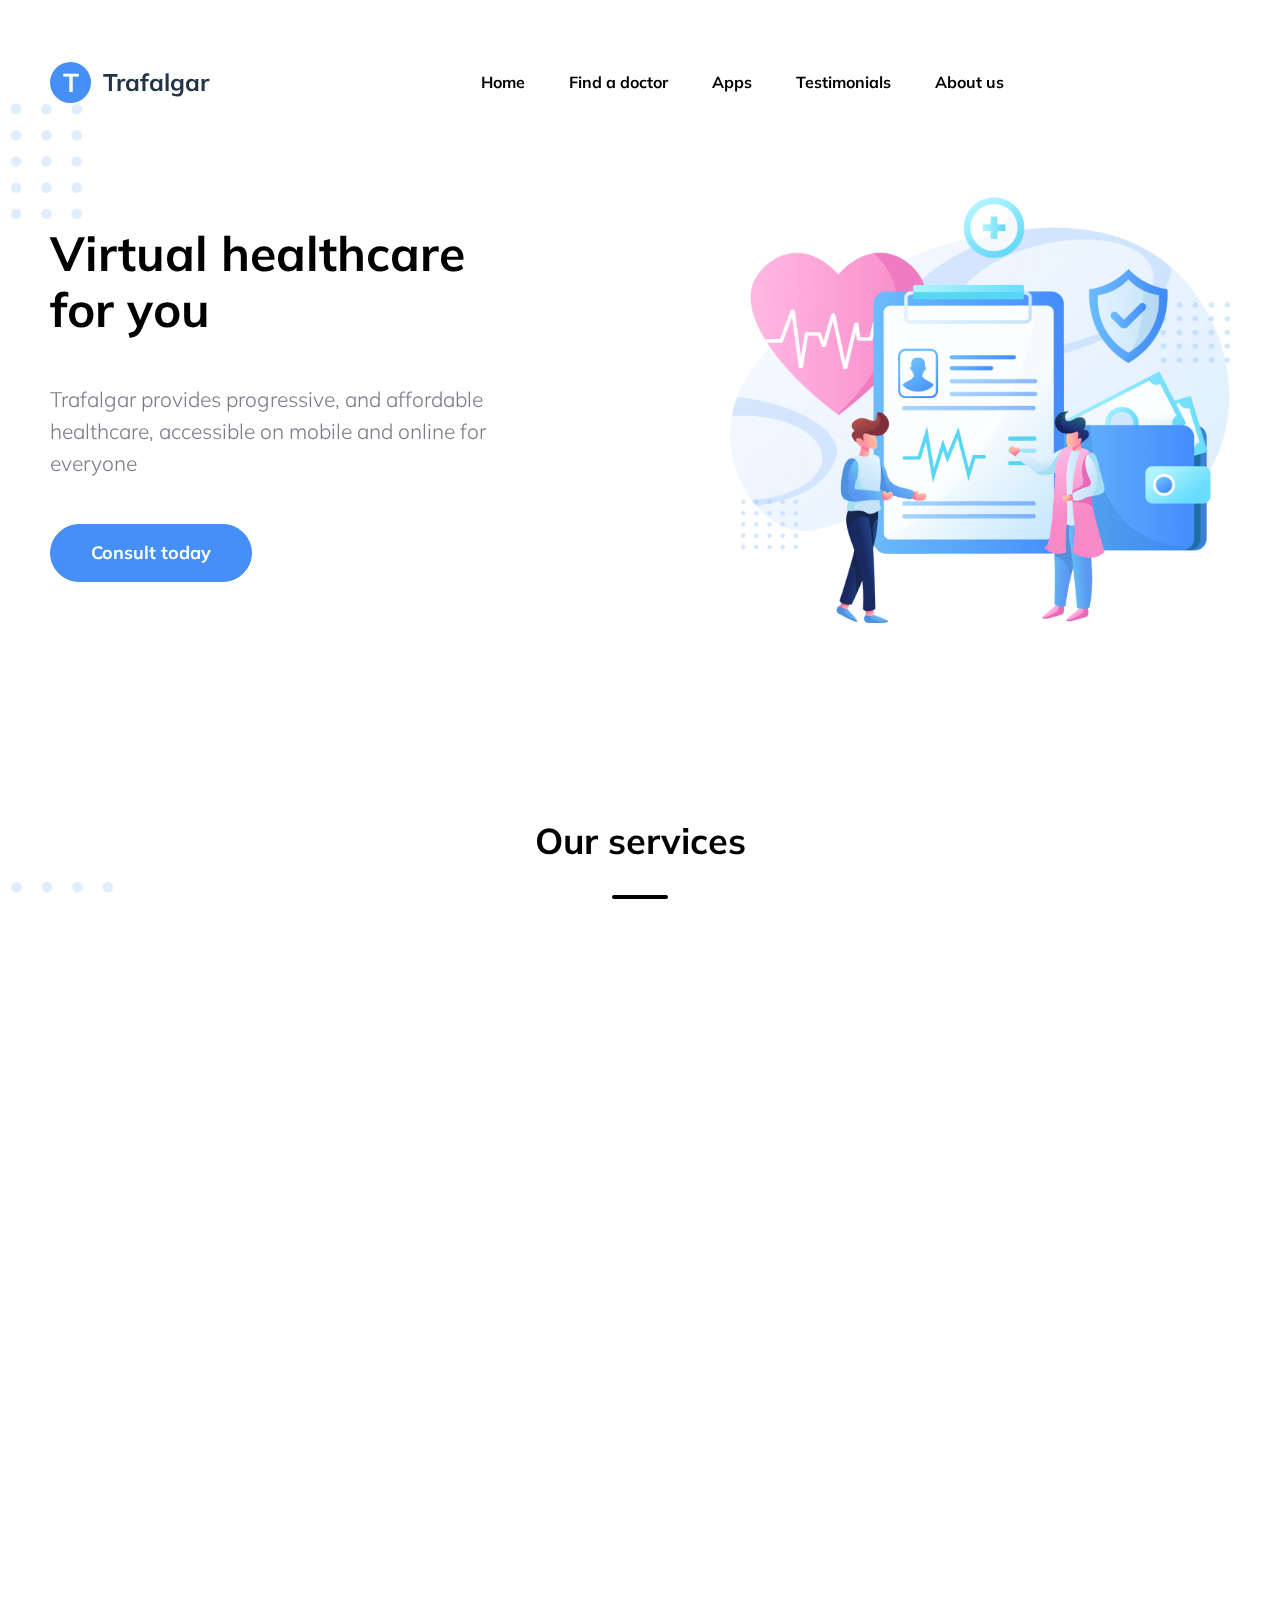
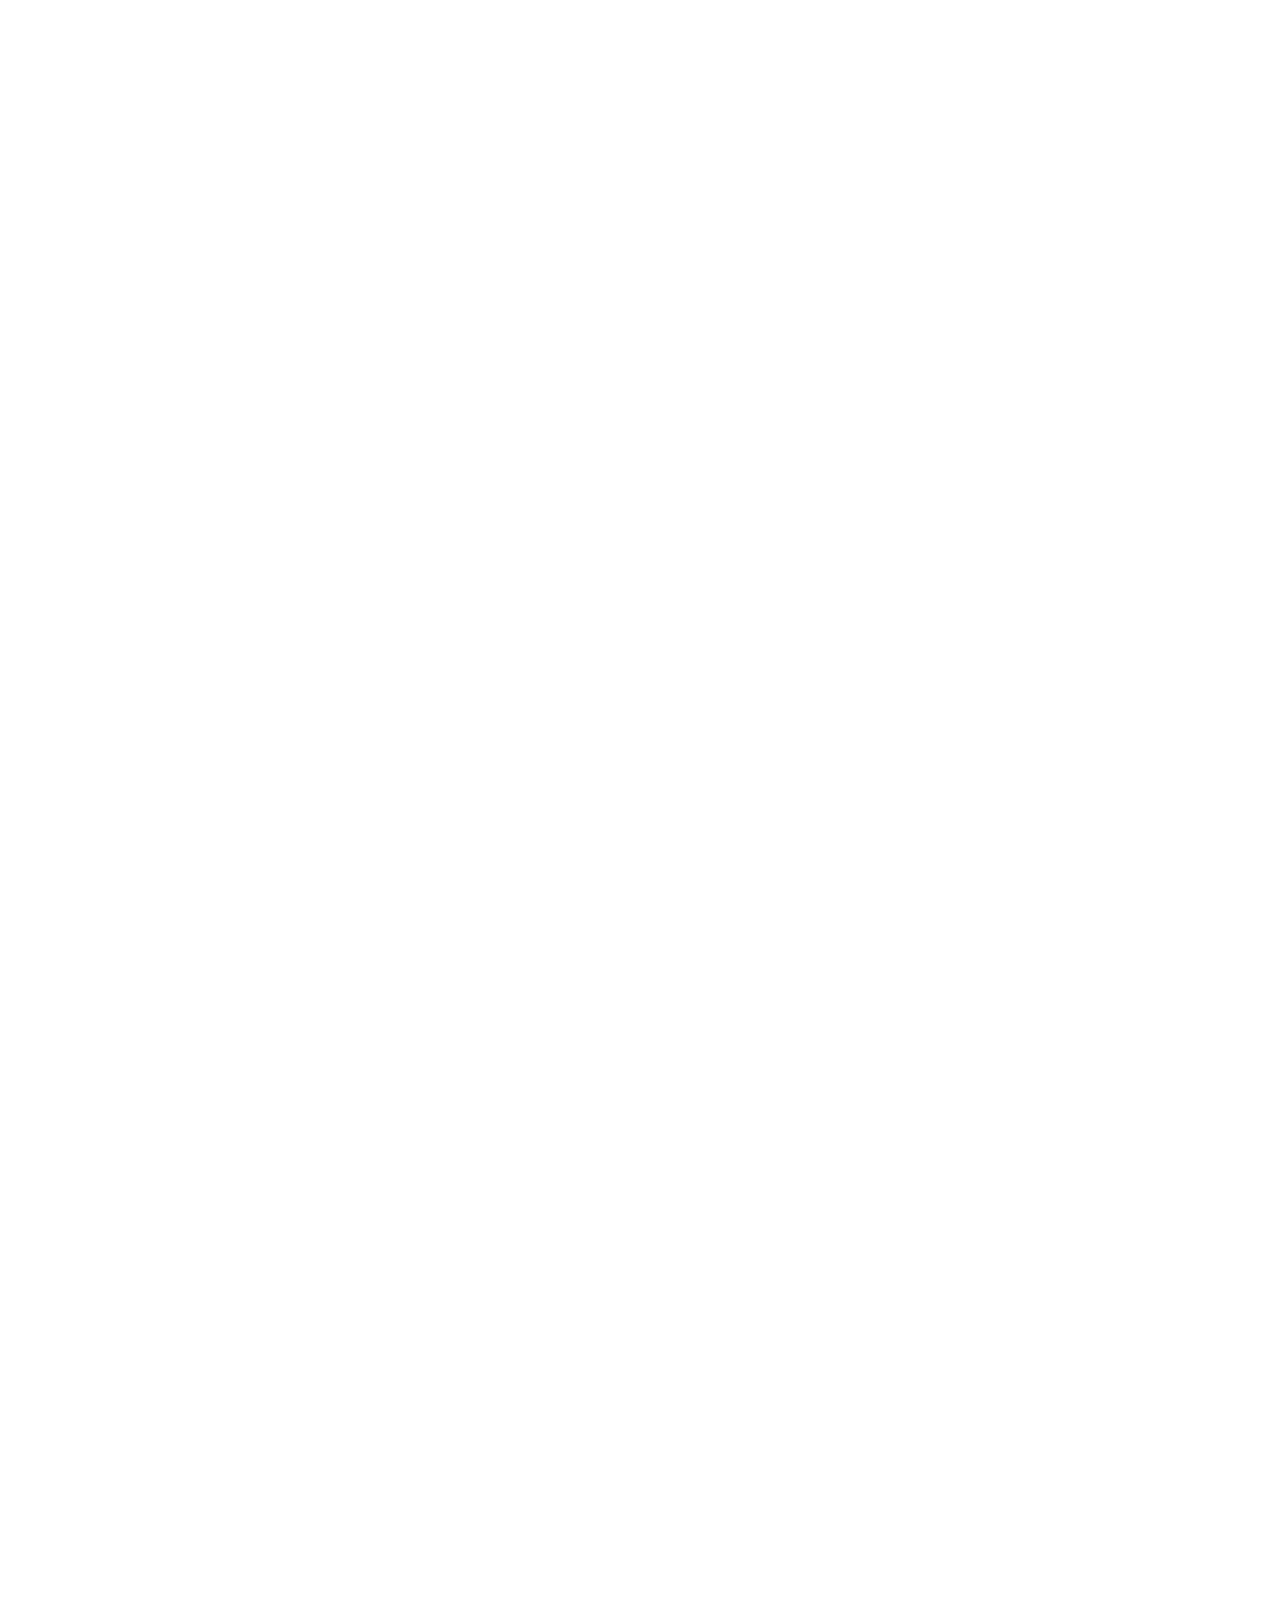
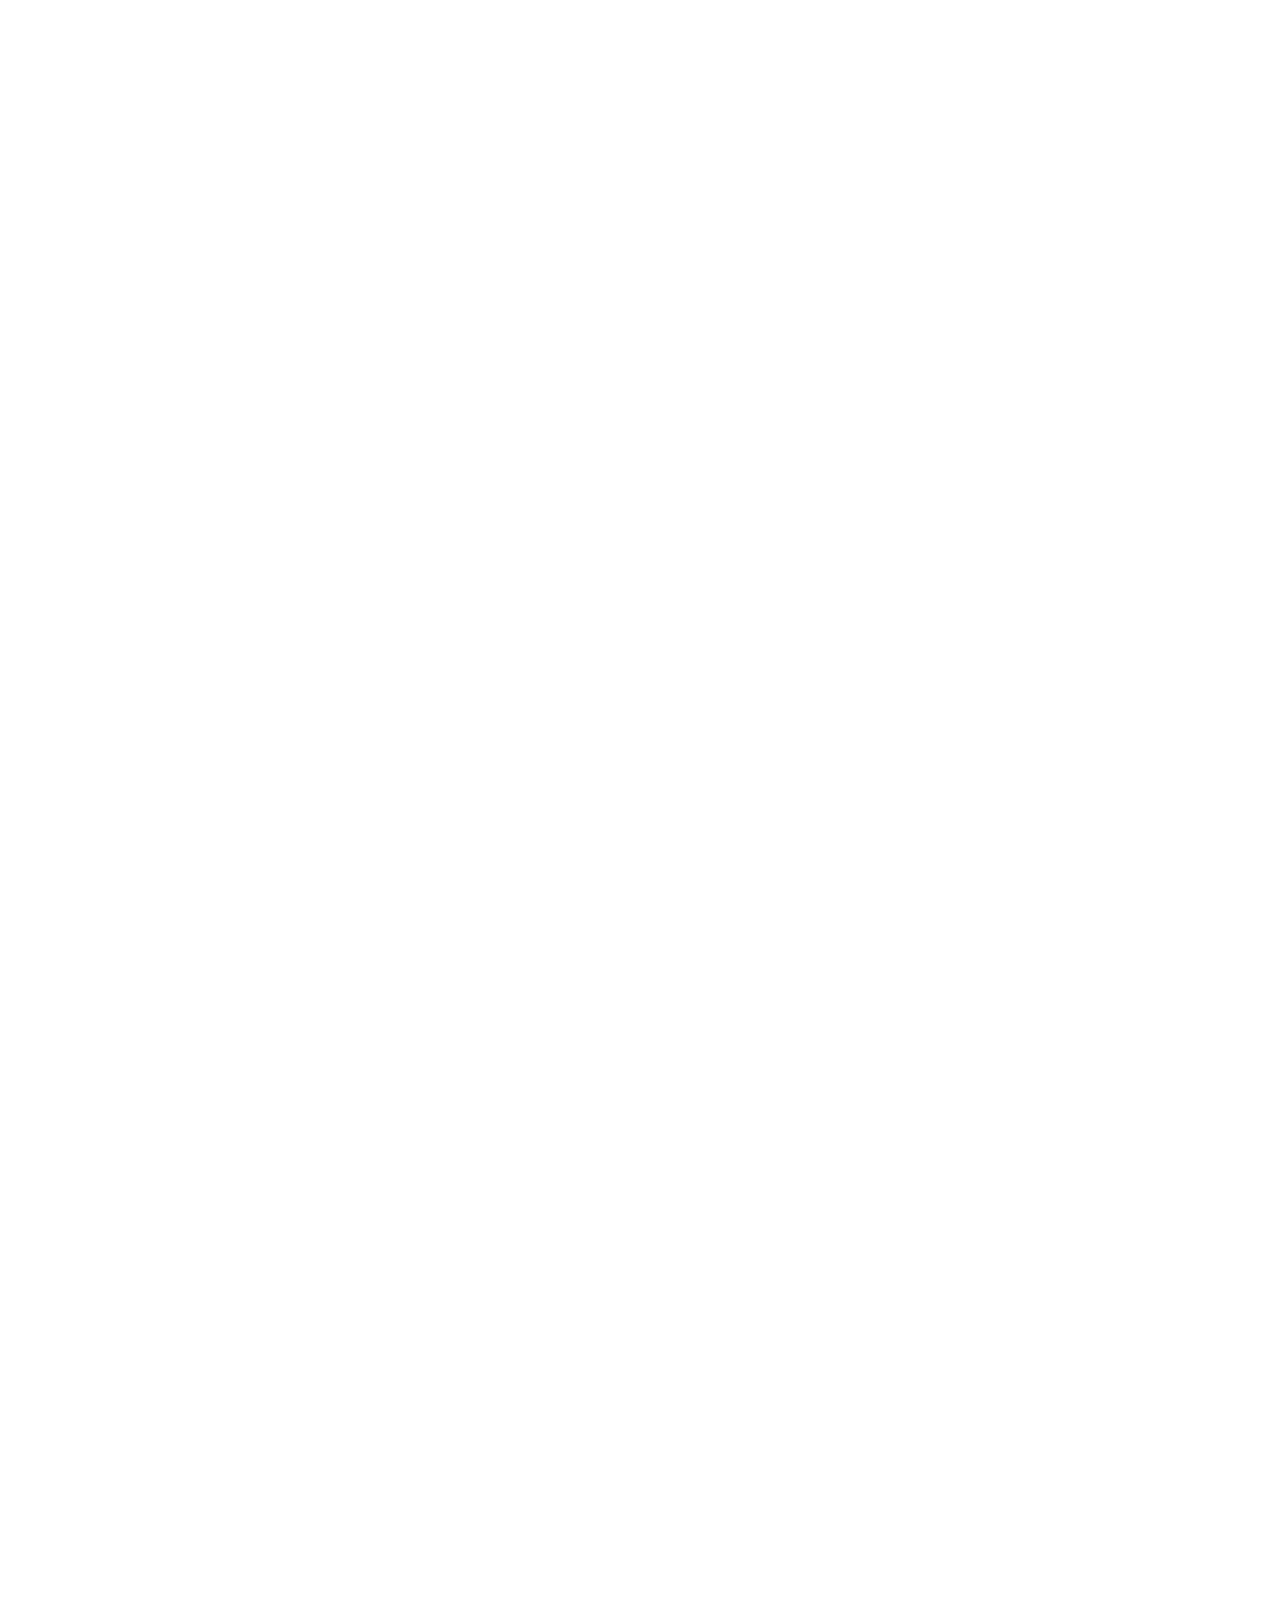
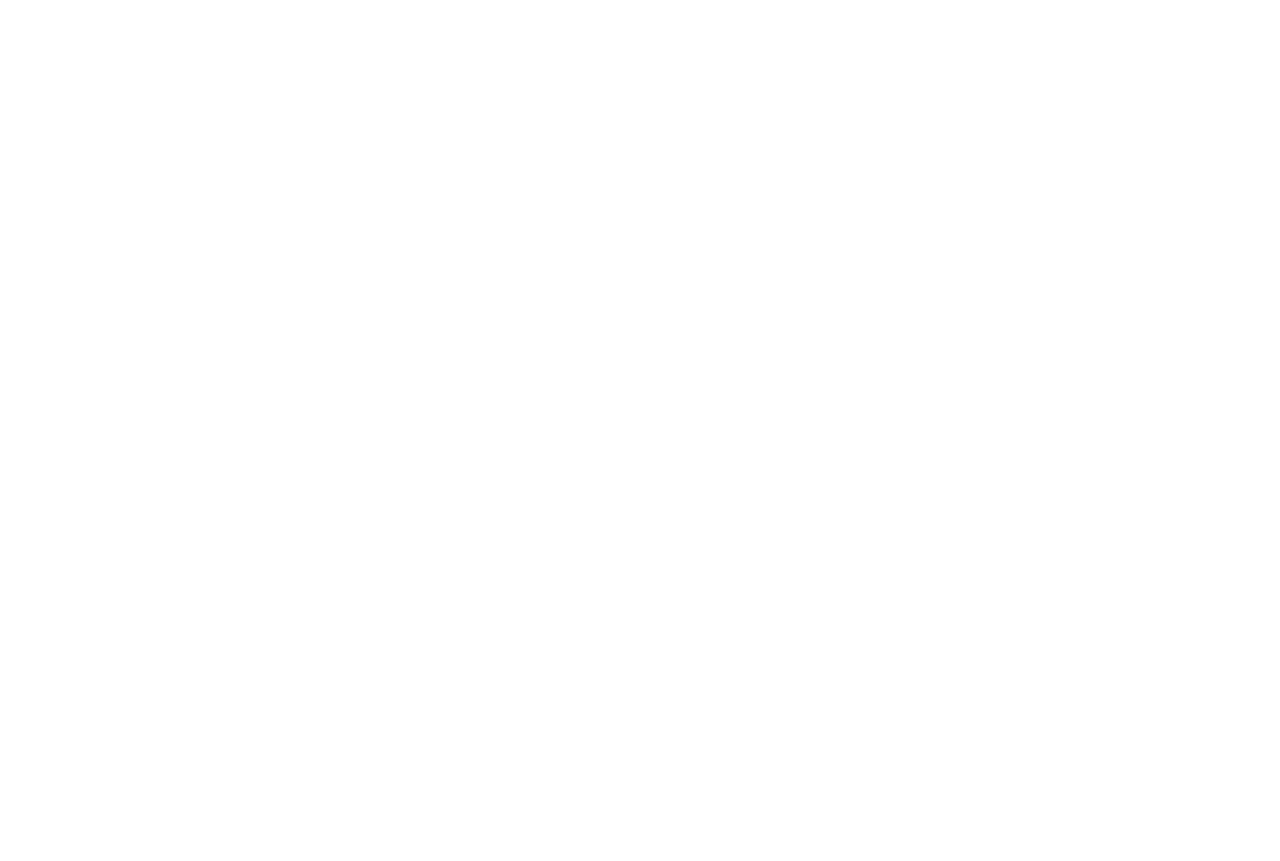
<file: index.html>
<!DOCTYPE html>
<html lang="en">

<head>
    <meta charset="UTF-8">
    <meta name="viewport" content="width=device-width, initial-scale=1.0, shrink-to-fit=no">
    <title>Trafalgar</title>
    <link rel="preconnect" href="https://fonts.googleapis.com">
    <link rel="preconnect" href="https://fonts.gstatic.com" crossorigin>
    <link href="https://fonts.googleapis.com/css2?family=Mulish:wght@300;400;600;700&display=swap" rel="stylesheet">
    <link rel="stylesheet" href="https://unpkg.com/swiper@8/swiper-bundle.min.css" />
    <link rel="stylesheet" href="css/style.css">
    <script defer src="https://unpkg.com/swiper@8/swiper-bundle.min.js"></script>
    <script defer src="js/index.js"></script>
    <link type="image/x-icon" href="images/molecule.ico" rel="shortcut icon">
    <link type="Image/x-icon" href="images/molecule.ico" rel="icon">
    <!--БЭМ - https://ru.bem.info/methodology/key-concepts/-->
    <!--Slider - https://swiperjs.com/get-started#use-swiper-from-cdn-->
</head>

<body>
    <div class="wrapper">
        <header class="header" id="header">
            <div class="header-raw1">
                <div class="header-raw1__logotype general-logotype">
                    <div class="header-raw1__logo general-logo">T</div>
                    <div class="header-raw1__name general-name">Trafalgar</div>
                </div>
                <div class="header-raw1__menu" id="menu">
                    <div id="menu-bar" onclick="menuOnClick()">
                        <div id="bar1" class="bar"></div>
                        <div id="bar2" class="bar"></div>
                        <div id="bar3" class="bar"></div>
                    </div>
                    <nav class="nav" id="nav" onclick="hrefOnClick()">
                        <ul>
                            <li><a href="#header" 
                                class="header-raw1__link">Home</a></li>
                            <li><a href="#services" 
                                class="header-raw1__link">Find a doctor</a></li>
                            <li><a href="#download" 
                                class="header-raw1__link">Apps</a></li>
                            <li><a href="#testimonials" 
                                class="header-raw1__link">Testimonials</a></li>
                            <li><a href="#providers" 
                                class="header-raw1__link">About us</a></li>
                        </ul>
                    </nav>
                </div>
                <div class="menu-bg" id="menu-bg"></div>
            </div>
            <div class="header-raw2">
                <div class="header-raw2__circle1 circle-repeat"></div>
                <div class="header-raw2__helthcare">
                    <h1 class="header-raw2__header">
                        Virtual healthcare for you
                    </h1>
                    <p class="header-raw2__text">
                        Trafalgar provides progressive,
                        and affordable healthcare, accessible
                        on mobile and online for everyone
                    </p>
                    <div class="header-raw2__button general-button">
                        <a href="form.html" class="header-raw2__load general-load">Consult today</a>
                    </div>
                </div>
                <img class="header-raw2__illustration" 
                    src="images/trafalgar-header_illustration_1.png"
                    alt="Header illustration">
            </div>
        </header>
        <main class="main">
            <div class="services" id="services">
                <div class="services__circle2 circle-repeat"></div>
                <div class="services__bg-vector general-bg-vector"></div>
                <div class="sevices-head">
                    <h2 class="services-head__header">
                        Our services
                    </h2>
                    <div class="services-head__empty empty"></div>
                    <p class="services-head__description">
                        We provide to you the best choiches for you.
                        Adjust it to your health needs and make sure your
                        undergo treatment with our highly qualified doctors
                        you can consult with us which type of service is
                        suitable for your health
                    </p>
                </div>
                <div class="services-body">
                    <div class="services-block">
                        <div class="services-block__image">
                            <img src="images/Frame1.png" alt="">
                        </div>
                        <h3 class="services-block__header">
                            Search doctor
                        </h3>
                        <p class="services-block__description">
                            Choose your doctor from thousands
                            of specialist, general, and
                            trusted hospitals
                        </p>
                    </div>
                    <div class="services-block">
                        <div class="services-block__image">
                            <img src="images/Frame2.png" alt="">
                        </div>
                        <h3 class="services-block__header">
                            Online pharmacy
                        </h3>
                        <p class="services-block__description">
                            Buy your medicines with
                            our mobile application with a
                            simple delivery system
                        </p>
                    </div>
                    <div class="services-block">
                        <div class="services-block__image">
                            <img src="images/Frame3.png" alt="">
                        </div>
                        <h3 class="services-block__header">
                            Consultation
                        </h3>
                        <p class="services-block__description">
                            Free consultation with our trusted
                            doctors and get the best recomendations
                        </p>
                    </div>
                    <div class="services-block">
                        <div class="services-block__image">
                            <img src="images/Frame4.png" alt="">
                        </div>
                        <h3 class="services-block__header">
                            Details info
                        </h3>
                        <p class="services-block__description">
                            Free consultation with our trusted
                            doctors and get the best recomendations
                        </p>
                    </div>
                    <div class="services-block">
                        <div class="services-block__image">
                            <img src="images/Frame5.png" alt="">
                        </div>
                        <h3 class="services-block__header">
                            Emergency care
                        </h3>
                        <p class="services-block__description">
                            You can get 24/7 urgent care for
                            yourself or your children and your
                            lovely family
                        </p>
                    </div>
                    <div class="services-block">
                        <div class="services-block__image">
                            <img src="images/Frame6.png" alt="">
                        </div>
                        <h3 class="services-block__header">
                            Tracking
                        </h3>
                        <p class="services-block__description">
                            Track and save your medical
                            history and health data
                        </p>
                    </div>
                </div>
                <div class="services__button general-button">
                    <a href="#" class="services__load general-load">Learn more</a>
                </div>
            </div>
            <div class="providers" id="providers">
                <div class="providers__circle3 circle-repeat"></div>
                <img class="providers__image" 
                    src="images/trafalgar-illustration_sec02_1.png" 
                    alt="Providers image">
                <div class="providers-body">
                    <h2 class="providers-body__header">
                        Leading healthcare providers
                    </h2>
                    <div class="providers-body__empty empty"></div>
                    <p class="providers-body__description">
                        Trafalgar provides progressive,
                        and affordable healthcare, accessible on
                        mobile and online for everyone. To us,
                        it&#96;s not just work. We take pride in
                        the solutions we deliver
                    </p>
                    <div class="providers-body__button general-button">
                        <a href="#" class="providers-body__load general-load">Learn more</a>
                    </div>
                </div>
            </div>
            <div class="download" id="download">
                <div class="download-body">
                    <h2 class="download-body__header">
                        Download our mobile apps
                    </h2>
                    <div class="download-body__empty empty"></div>
                    <p class="download-body__description">
                        Our dedicated patient engagement app and
                        web portal allow you to access information
                        instantaneously (no tedeous form, long calls,
                        or administrative hassle) and securely
                    </p>
                    <div class="download-body__button general-button">
                        <a href="#" class="download-body__load general-load">Download
                            <img class="download-body__arrow" src="images/download_arrow.png" alt="Download sign">
                        </a>
                    </div>
                </div>
                <img class="download__image" 
                    src="images/trafalgar-illustration_sec03_1.png" 
                    alt="Download image">
            </div>
            <div class="testimonials" id="testimonials">
                <div class="testimonials__circle4 circle-repeat"></div>
                <div class="testimonials__circle5 circle-repeat"></div>
                <h2 class="testimonials__header">
                    What our customer are saying
                </h2>
                <div class="testimonials__empty empty"></div>
                <!-- Slider main container -->
                <div class="swiper">
                    <div class="swiper-spinner">
                        <svg class="spinner" width="65px" height="65px" viewBox="0 0 66 66" xmlns="http://www.w3.org/2000/svg">
                            <circle class="path" fill="none" stroke-width="6" stroke-linecap="round" cx="33" cy="33" r="30"></circle>
                        </svg>
                    </div>
                </div>
                <!-- Slider end -->
            </div>
            <div class="last-article">
                <div class="last-article__circle6 circle-repeat"></div>
                <div class="last-article__bg-vector general-bg-vector"></div>
                <h2 class="last-article__header-main">
                    Check out our latest article
                </h2>
                <div class="last-article__empty empty"></div>
                <div class="last-article__body">
                    <div class="last-article__element">
                        <div class="last-article__image">
                            <img src="images/Mask_Group2.png" alt="Last article image 1">
                        </div>
                        <h4 class="last-article__header">
                            Disease detection, check
                            up in the laboratory
                        </h4>
                        <p class="last-article__description">
                            In this case, the role of the health laboratory
                            is very important to do a disease detection...
                        </p>
                        <div class="last-article__button">
                            <a href="#" class="last-article__load">Read more</a>
                            <img src="images/Frame7.png" alt="Read more">
                        </div>
                    </div>
                    <div class="last-article__element">
                        <div class="last-article__image">
                            <img src="images/Mask_Group3.png" alt="Last article image 2">
                        </div>
                        <h4 class="last-article__header">
                            Herbal medicines that are
                            safe for consumption
                        </h4>
                        <p class="last-article__description">
                            Herbal medicine is very widely used at this
                            time because of its very good for your health...
                        </p>
                        <div class="last-article__button">
                            <a href="#" class="last-article__load">Read more</a>
                            <img src="images/Frame7.png" alt="Read more">
                        </div>
                    </div>
                    <div class="last-article__element">
                        <div class="last-article__image">
                            <img src="images/Mask_Group4.png" alt="Last article image 3">
                        </div>
                        <h4 class="last-article__header">
                            Natural care for healthy
                            facial skin
                        </h4>
                        <p class="last-article__description">
                            A healthy lifestyle should start from now and
                            also for your skin health.
                            There are some...
                        </p>
                        <div class="last-article__button">
                            <a href="#" class="last-article__load">Read more</a>
                            <img src="images/Frame7.png" alt="Read more">
                        </div>
                    </div>
                </div>
                <div class="last-article__main-button general-button">
                    <a href="#" class="last-article__main-load general-load">View all</a>
                </div>
            </div>
        </main>
    </div>

    <footer class="footer">
        <div class="footer__circle7 circle-repeat"></div>
        <div class="footer__content">
            <div class="footer__rights">
                <div class="footer__logotype general-logotype">
                    <div class="footer__logo general-logo">T</div>
                    <div class="footer__name general-name">Trafalgar</div>
                </div>
                <div class="footer__description">
                    Trafalgar provides progressive,
                    and affordable healthcare, accessible
                    on mobile and online for everyone
                </div>
                <div class="footer__reserve">
                    &copy;Trafalgar PTY LTD 2020.
                    All rights reserved
                </div>
            </div>
            <div class="footer__info">
                <div class="footer__company">
                    <h5 class="footer__headline">Company</h5>
                    <a href="#">About</a>
                    <a href="#">Testimonials</a>
                    <a href="#">Find a doctor</a>
                    <a href="#">Apps</a>
                </div>
                <div class="footer__region">
                    <h5 class="footer__headline">Region</h5>
                    <a href="#">Indonesia</a>
                    <a href="#">Singapore</a>
                    <a href="#">Hongkong</a>
                    <a href="#">Canada</a>
                </div>
                <div class="footer__help">
                    <h5 class="footer__headline">Help</h5>
                    <a href="#">Help center</a>
                    <a href="#">Contact support</a>
                    <a href="#">Instructions</a>
                    <a href="#">How it works</a>
                </div>
            </div>
        </div>
    </footer>
</body>

</html>
</file>
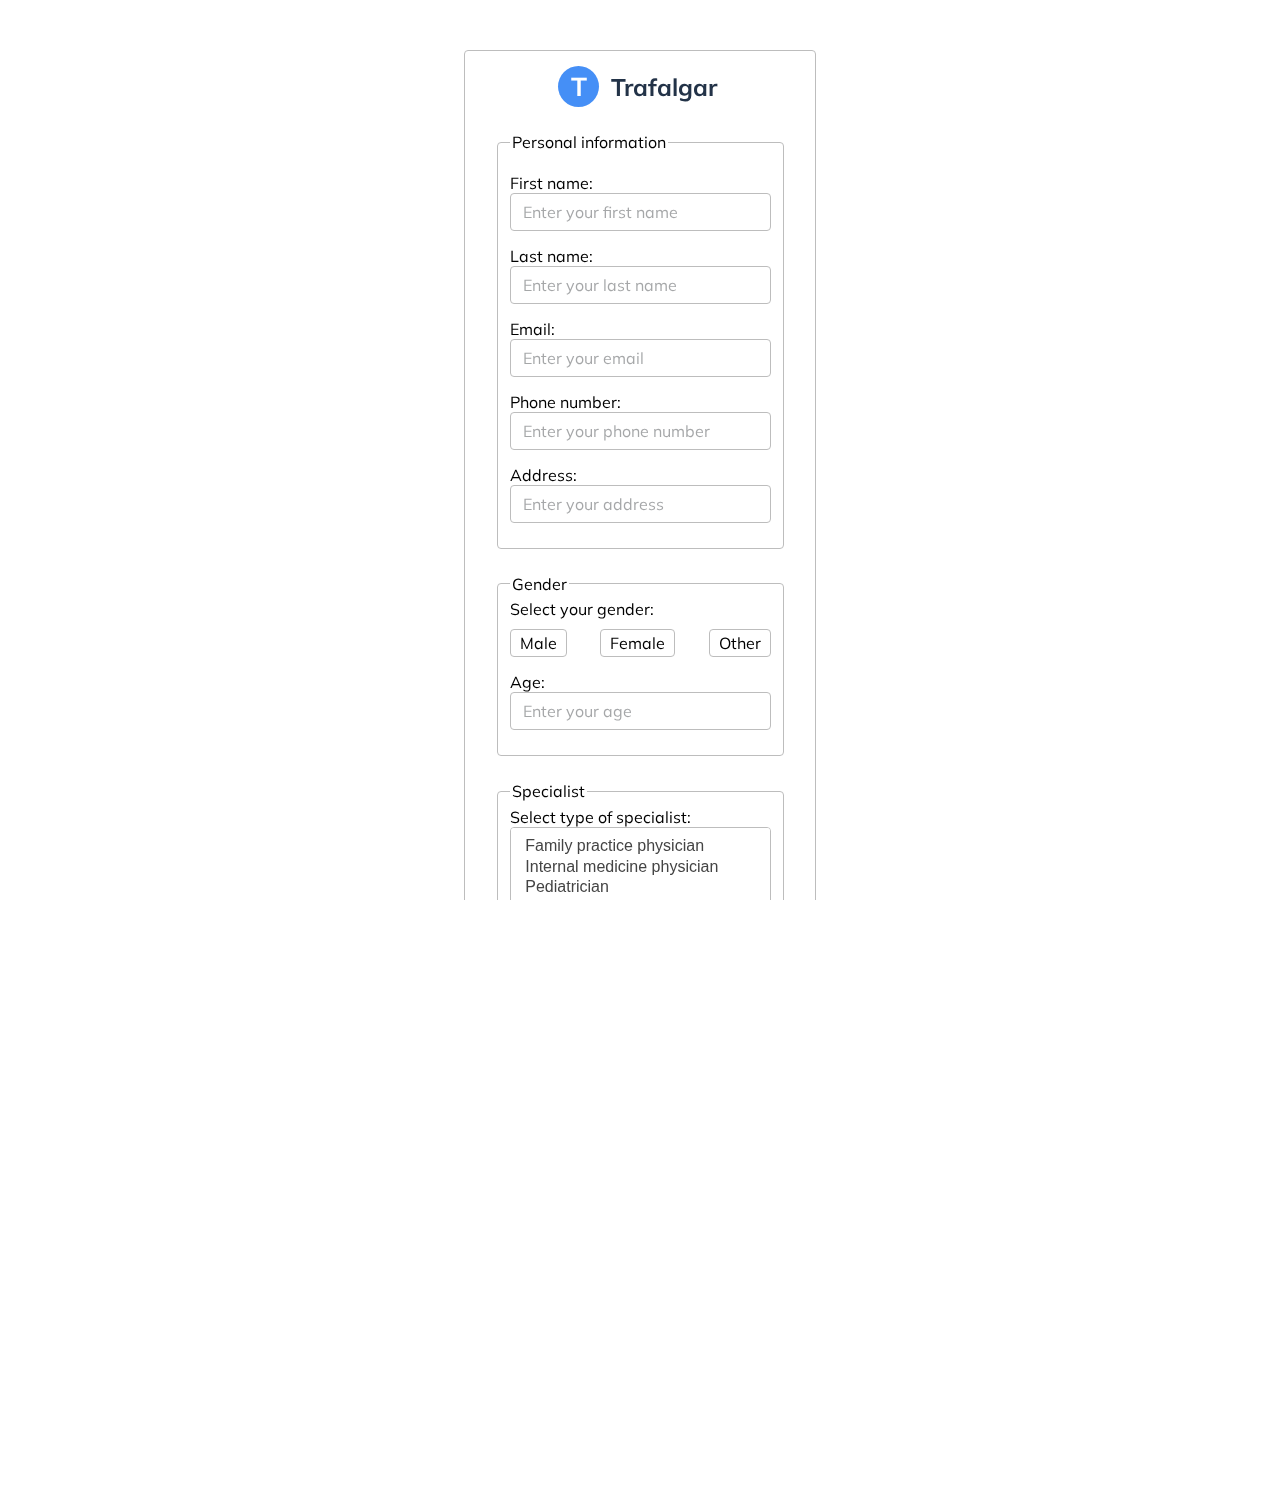
<file: form.html>
<html lang="en">

<head>
    <meta charset="UTF-8">
    <meta http-equiv="X-UA-Compatible" content="IE=edge">
    <meta name="viewport" content="width=device-width, initial-scale=1.0">
    <title>Consultation form</title>

    <link rel="preconnect" href="https://fonts.googleapis.com">
    <link rel="preconnect" href="https://fonts.gstatic.com" crossorigin>
    <link href="https://fonts.googleapis.com/css2?family=Mulish:wght@300;400;600;700&display=swap" rel="stylesheet">
    <link rel="stylesheet" href="css/style.css">
    <link type="image/x-icon" href="images/molecule.ico" rel="shortcut icon">
    <link type="Image/x-icon" href="images/molecule.ico" rel="icon">
    <script src="js/form.js"></script>
</head>

<body>
    <div class="wrapper-form">
        <div class="form">
            <form action="" method="post" enctype="multipart/form-data">
                <div class="general-logotype form__logotype">
                    <div class="general-logo form__logo">T</div>
                    <div class="general-name form__name">Trafalgar</div>
                </div>
                <fieldset class="form__fieldset">
                    <legend>Personal information</legend>
                    <div class="form__textfield">
                        <label for="namefirst" class="form__textfield-label">First name:</label>
                        <input type="text" name="firstname" placeholder="Enter your first name"
                            class="form__textfield-input" id="namefirst">
                    </div>
                    <div class="form__textfield">
                        <label for="namelast" class="form__textfield-label">Last name:</label>
                        <input type="text" name="lastname" placeholder="Enter your last name"
                            class="form__textfield-input" id="namelast">
                    </div>
                    <div class="form__textfield">
                        <label for="mail" class="form__textfield-label">Email:</label>
                        <input type="email" name="email" placeholder="Enter your email" class="form__textfield-input"
                            id="mail">
                    </div>
                    <div class="form__textfield">
                        <label for="phonenumber" class="form__textfield-label">Phone number:</label>
                        <input type="tel" name="phone" placeholder="Enter your phone number"
                            class="form__textfield-input" id="phonenumber">
                    </div>
                    <div class="form__textfield">
                        <label for="address1" class="form__textfield-label">Address:</label>
                        <input type="text" name="address" placeholder="Enter your address" class="form__textfield-input"
                            id="address1">
                    </div>
                </fieldset>
                <fieldset class="form__fieldset">
                    <legend>Gender</legend>
                    <div class="form__radio">
                        <label for="genderfield">Select your gender:</label>
                        <div class="form__genderradio" id="genderfield">
                            <input type="radio" name="gender" value="male"
                                id="radio1">
                            <label for="radio1">Male</label>
                            <input type="radio" name="gender" value="female"
                                id="radio2">
                            <label for="radio2">Female</label>
                            <input type="radio" name="gender" value="other"
                                id="radio3">
                            <label for="radio3">Other</label>
                        </div>
                    </div>
                    <div class="form__textfield">
                        <label for="age1" class="form__textfield-label">Age:</label>
                        <input type="number" name="age" min="0" max="150" placeholder="Enter your age"
                            class="form__textfield-input" id="age1">
                    </div>
                </fieldset>
                <fieldset class="form__fieldset">
                    <legend>Specialist</legend>
                    <div class="form__specialist">
                        <label for="doctorSelector">Select type of specialist:</label>
                        <select name="doctors" multiple 
                            class="form__select" id="doctorSelector">
                            <option value="physician_family">Family practice physician</option>
                            <option value="physician_internal">Internal medicine physician</option>
                            <option value="pediatrician">Pediatrician</option>
                            <option value="allergist">Allergist</option>
                            <option value="dermatologist">Dermatologist</option>
                            <option value="infectious">Infectious disease doctor</option>
                            <option value="ophthalmologist">Ophthalmologist</option>
                            <option value="gynecologist">Obstetrician/gynecologist</option>
                            <option value="cardiologist">Cardiologist</option>
                            <option value="endocrinologist">Endocrinologist</option>
                            <option value="gastroenterologist">Gastroenterologist</option>
                            <option value="nephrologist">Nephrologist</option>
                            <option value="urologist">Urologist</option>
                            <option value="pulmonologist">Pulmonologist</option>
                            <option value="otolaryngologist">Otolaryngologist</option>
                            <option value="neurologist">Neurologist</option>
                            <option value="psychiatrist">Psychiatrist</option>
                            <option value="oncologist">Oncologist</option>
                            <option value="radiologist">Radiologist</option>
                            <option value="rheumatologist">Rheumatologist</option>
                            <option value="surgeon_general">General surgeon</option>
                            <option value="surgeon_orthopedic">Orthopedic surgeon</option>
                            <option value="surgeon_cardiac">Cardiac surgeon</option>
                            <option value="anesthesiologist">Anesthesiologist</option>
                        </select>
                    </div>
                </fieldset>
                <fieldset class="form__fieldset">
                    <legend>Details</legend>
                    <div class="form__textarea">
                        <label for="complaints">Write details about your deseases:</label>
                        <textarea name="complaints" id="complaints" cols="15" rows="5"
                            placeholder="Enter your health complaints, symptoms and other details"
                            class="form__complaints"></textarea>
                    </div>
                    <div class="form__file-load form__button">
                        <input type="file" name="file" id="download-file" class="form__file-input"
                        multiple data-multiple-caption="{count} files chosen">
                        <label for="download-file" 
                        class="form__file-label form__button-label"><span>Download additional files</span></label>
                    </div>
                </fieldset>
                <fieldset class="form__fieldset">
                    <legend>Control</legend>
                    <div class="form__buttons">
                        <div class="form__button">
                            <a href="index.html" class="form__button-label">Back</a>
                        </div>
                        <div class="form__button">
                            <label for="button-submit" class="form__button-label" 
                                style="cursor: pointer">Submit</label>
                            <input type="submit" value="Submit" style="cursor: pointer"
                                class="form__load" id="button-submit">
                        </div>
                    </div>
                </fieldset>
            </form>
        </div>
    </div>
</body>

</html>
</file>
<file: css/style.css>
.nav li {
  list-style: none;
  padding: 12px 0;
  display: inline;
}

.nav li {
  font-weight: 400;
}

.nav li:first-child {
  font-weight: 700;
}

@media screen and (max-width: 1099px) {
  #menu {
    z-index: 2;
  }
  #menu-bar {
    width: 45px;
    height: 40px;
    margin: 70px 20px 0px 0px;
    cursor: pointer;
    left: 68%;
  }
  .bar {
    height: 5px;
    width: 100%;
    background-color: #458FF6;
    display: block;
    border-radius: 5px;
    -webkit-transition: 0.3s ease;
    transition: 0.3s ease;
  }
  #bar1 {
    -webkit-transform: translateY(-4px);
            transform: translateY(-4px);
  }
  #bar3 {
    -webkit-transform: translateY(4px);
            transform: translateY(4px);
  }
  .nav {
    -webkit-transition: 0.3s ease;
    transition: 0.3s ease;
    display: none;
  }
  .nav ul {
    padding: 0 22px;
  }
  .nav li {
    list-style: none;
    padding: 12px 0;
    display: block;
  }
  .nav li a {
    color: white;
    font-size: 20px;
    text-decoration: none;
  }
  .nav li a:hover {
    font-weight: bold;
  }
  .menu-bg,
  #menu {
    top: 0;
    right: 0;
    position: absolute;
  }
  .menu-bg {
    z-index: 1;
    width: 0;
    height: 0;
    margin: 30px 0 20px 20px;
    background: radial-gradient(circle, #67C3F3, #5A98F2);
    border-radius: 50%;
    -webkit-transition: 0.3s ease;
    transition: 0.3s ease;
    right: 0;
  }
  .change {
    display: block;
    position: relative;
  }
  .change .bar {
    background-color: white;
  }
  .change #bar1 {
    -webkit-transform: translateY(4px) rotateZ(-45deg);
            transform: translateY(4px) rotateZ(-45deg);
  }
  .change #bar2 {
    opacity: 0;
  }
  .change #bar3 {
    -webkit-transform: translateY(-6px) rotateZ(45deg);
            transform: translateY(-6px) rotateZ(45deg);
  }
  .change-bg {
    width: 520px;
    height: 460px;
    left: 95%;
    top: 10%;
    position: absolute;
    -webkit-transform: translate(-60%, -30%);
            transform: translate(-60%, -30%);
  }
}

.spinner {
  -webkit-animation: rotator 1.4s linear infinite;
          animation: rotator 1.4s linear infinite;
}

@-webkit-keyframes rotator {
  0% {
    -webkit-transform: rotate(0deg);
            transform: rotate(0deg);
  }
  100% {
    -webkit-transform: rotate(270deg);
            transform: rotate(270deg);
  }
}

@keyframes rotator {
  0% {
    -webkit-transform: rotate(0deg);
            transform: rotate(0deg);
  }
  100% {
    -webkit-transform: rotate(270deg);
            transform: rotate(270deg);
  }
}

.path {
  stroke-dasharray: 187;
  stroke-dashoffset: 0;
  -webkit-transform-origin: center;
          transform-origin: center;
  -webkit-animation: dash 1.4s ease-in-out infinite, colors 5.6s ease-in-out infinite;
          animation: dash 1.4s ease-in-out infinite, colors 5.6s ease-in-out infinite;
}

@-webkit-keyframes colors {
  0% {
    stroke: #4285f4;
  }
  25% {
    stroke: #de3e35;
  }
  50% {
    stroke: #f7c223;
  }
  75% {
    stroke: #1b9a59;
  }
  100% {
    stroke: #4285f4;
  }
}

@keyframes colors {
  0% {
    stroke: #4285f4;
  }
  25% {
    stroke: #de3e35;
  }
  50% {
    stroke: #f7c223;
  }
  75% {
    stroke: #1b9a59;
  }
  100% {
    stroke: #4285f4;
  }
}

@-webkit-keyframes dash {
  0% {
    stroke-dashoffset: 187;
  }
  50% {
    stroke-dashoffset: 46.75;
    -webkit-transform: rotate(135deg);
            transform: rotate(135deg);
  }
  100% {
    stroke-dashoffset: 187;
    -webkit-transform: rotate(450deg);
            transform: rotate(450deg);
  }
}

@keyframes dash {
  0% {
    stroke-dashoffset: 187;
  }
  50% {
    stroke-dashoffset: 46.75;
    -webkit-transform: rotate(135deg);
            transform: rotate(135deg);
  }
  100% {
    stroke-dashoffset: 187;
    -webkit-transform: rotate(450deg);
            transform: rotate(450deg);
  }
}

.form {
  display: -webkit-box;
  display: -ms-flexbox;
  display: flex;
  -webkit-box-pack: center;
      -ms-flex-pack: center;
          justify-content: center;
  -webkit-box-align: center;
      -ms-flex-align: center;
          align-items: center;
  border: 1px solid #bdbdbd;
  border-radius: 0.25rem;
  margin: 50px auto 50px auto;
  max-width: 350px;
}

.form__logotype {
  -webkit-box-pack: center;
      -ms-flex-pack: center;
          justify-content: center;
  margin-top: 15px;
  margin-bottom: 15px;
}

.form__fieldset {
  background-color: #ffffff;
  margin: 25px;
  min-width: 200px;
  max-width: 300px;
  border-radius: 0.25rem;
  border: 1px solid #bdbdbd;
}

.form__textfield {
  display: -webkit-box;
  display: -ms-flexbox;
  display: flex;
  -webkit-box-orient: vertical;
  -webkit-box-direction: normal;
      -ms-flex-flow: column;
          flex-flow: column;
  margin-top: 15px;
  margin-bottom: 15px;
}

.form__textfield-input {
  height: calc(2.25rem + 2px);
  padding: 0.375rem 0.75rem;
  font-family: inherit;
  font-size: 1rem;
  font-weight: 400;
  line-height: 1.5;
  color: #212529;
  background-color: #ffffff;
  background-clip: padding-box;
  border: 1px solid #bdbdbd;
  border-radius: 0.25rem;
  -webkit-transition: border-color 0.15s ease-in-out, -webkit-box-shadow 0.15s ease-in-out;
  transition: border-color 0.15s ease-in-out, -webkit-box-shadow 0.15s ease-in-out;
  transition: border-color 0.15s ease-in-out, box-shadow 0.15s ease-in-out;
  transition: border-color 0.15s ease-in-out, box-shadow 0.15s ease-in-out, -webkit-box-shadow 0.15s ease-in-out;
}

.form__textfield-input::-webkit-input-placeholder {
  opacity: 0.4;
  color: #212529;
}

.form__textfield-input:-ms-input-placeholder {
  opacity: 0.4;
  color: #212529;
}

.form__textfield-input::-ms-input-placeholder {
  opacity: 0.4;
  color: #212529;
}

.form__textfield-input::placeholder {
  opacity: 0.4;
  color: #212529;
}

.form__textfield-input:focus {
  color: #212529;
  background-color: #fff;
  border-color: #bdbdbd;
  outline: 0;
  -webkit-box-shadow: 0 0 0 0.2rem rgba(158, 158, 158, 0.25);
          box-shadow: 0 0 0 0.2rem rgba(158, 158, 158, 0.25);
}

.form__radio strong {
  font-size: 14px;
  color: #333;
  display: inline-block;
  margin-right: 10px;
  letter-spacing: 0.5px;
}

.form__genderradio {
  display: -webkit-box;
  display: -ms-flexbox;
  display: flex;
  -webkit-box-pack: justify;
      -ms-flex-pack: justify;
          justify-content: space-between;
  margin: 10px 0px;
}

.form__genderradio label {
  display: inline-block;
  padding: 3px 9px;
  cursor: pointer;
  border: 1px solid #bdbdbd;
  border-radius: 0.25rem;
}

.form__genderradio input[type="radio"]:checked + label {
  background: linear-gradient(208.18deg, #67c3f3 9.05%, #5a98f2 76.74%);
  color: #ffffff;
  -webkit-transition: 0.2s;
  transition: 0.2s;
  -webkit-box-shadow: 0 0 0 0.2rem rgba(158, 158, 158, 0.25);
          box-shadow: 0 0 0 0.2rem rgba(158, 158, 158, 0.25);
  box-shadow: 0 0 0 3px -moz-mac-focusring;
}

.form__genderradio label:hover {
  background: linear-gradient(208.18deg, #67c3f3 9.05%, #5a98f2 76.74%);
  color: #ffffff;
  -webkit-transition: 0.2s;
  transition: 0.2s;
}

.form__select {
  display: block;
  font-size: 16px;
  font-weight: 700;
  color: #444444;
  line-height: 1.3;
  padding: 0.6em 1.4em 0.5em 0.8em;
  width: 100%;
  max-width: 100%;
  -webkit-box-sizing: border-box;
          box-sizing: border-box;
  margin: 0;
  border: 1px solid #bdbdbd;
  border-radius: 0.25rem;
  -moz-appearance: none;
  -webkit-appearance: none;
  appearance: none;
}

.form__select::-ms-expand {
  display: none;
}

.form__select:hover {
  border-color: #888;
}

.form__select:focus {
  border-color: #aaa;
  -webkit-box-shadow: 0 0 0 0.2rem rgba(158, 158, 158, 0.25);
          box-shadow: 0 0 0 0.2rem rgba(158, 158, 158, 0.25);
  box-shadow: 0 0 0 3px -moz-mac-focusring;
  color: #222;
  outline: none;
}

.form__select option {
  font-weight: normal;
}

.form__textarea {
  display: initial;
}

.form__complaints {
  display: block;
  font-size: 16px;
  color: #444444;
  line-height: 1.3;
  padding: 0.6em 1.4em 0.5em 0.8em;
  width: 100%;
  max-width: 100%;
  -webkit-box-sizing: border-box;
          box-sizing: border-box;
  margin: 0;
  border: 1px solid #bdbdbd;
  border-radius: 0.25rem;
  -moz-appearance: none;
  -webkit-appearance: none;
  appearance: none;
}

.form__complaints::-ms-expand {
  display: none;
}

.form__complaints:hover {
  border-color: #888;
}

.form__complaints:focus {
  border-color: #aaa;
  -webkit-box-shadow: 0 0 0 0.2rem rgba(158, 158, 158, 0.25);
          box-shadow: 0 0 0 0.2rem rgba(158, 158, 158, 0.25);
  box-shadow: 0 0 0 3px -moz-mac-focusring;
  color: #222;
  outline: none;
}

.form__complaints option {
  font-weight: normal;
}

.form__file-load {
  margin-top: 15px;
  margin-bottom: 15px;
}

.form__file-input, .form__load {
  width: 0.1px;
  height: 0.1px;
  opacity: 0;
  overflow: hidden;
  position: absolute;
  z-index: -1;
}

.form__file-label {
  cursor: pointer;
}

.form__button {
  text-align: center;
  cursor: pointer;
  display: inline-block;
  font-size: 16px;
  color: #444444;
  line-height: 1.3;
  width: 100%;
  max-width: 100%;
  -webkit-box-sizing: border-box;
          box-sizing: border-box;
  margin-top: 10px;
  margin-bottom: 10px;
  border: 1px solid #bdbdbd;
  border-radius: 0.25rem;
  -moz-appearance: none;
  -webkit-appearance: none;
  appearance: none;
}

.form__button-label {
  display: inline-block;
  text-align: center;
  margin: auto;
  width: inherit;
  height: inherit;
  padding-top: 10px;
  padding-bottom: 10px;
}

.form__button-label:hover {
  background: linear-gradient(208.18deg, #67c3f3 9.05%, #5a98f2 76.74%);
  color: #ffffff;
  -webkit-transition: 0.25s;
  transition: 0.25s;
}

input[type="radio"] {
  display: none;
}

.swiper {
  margin-left: auto;
  margin-right: auto;
  margin-top: 66px;
  height: 274px;
  width: 984px;
  max-width: 100%;
  max-height: 100%;
}

.swiper-slide {
  text-align: start;
  font-size: 18px;
  color: #ffffff;
  display: -webkit-box;
  display: -ms-flexbox;
  display: flex;
  align-items: center;
  justify-content: center;
  -webkit-box-orient: horizontal;
  -webkit-box-direction: normal;
      -ms-flex-flow: row wrap;
          flex-flow: row wrap;
  -webkit-box-pack: center;
  -ms-flex-pack: center;
  -webkit-box-align: center;
  -ms-flex-align: center;
  -webkit-align-items: center;
}

.swiper-slide img {
  display: block;
  width: 100%;
  height: 100%;
  -o-object-fit: cover;
     object-fit: cover;
}

.swiper-info {
  margin-left: 50px;
  display: -webkit-box;
  display: -ms-flexbox;
  display: flex;
  -webkit-box-pack: center;
      -ms-flex-pack: center;
          justify-content: center;
  -webkit-box-align: center;
      -ms-flex-align: center;
          align-items: center;
  -webkit-box-orient: horizontal;
  -webkit-box-direction: normal;
      -ms-flex-flow: row wrap;
          flex-flow: row wrap;
}

.swiper-photo {
  border-radius: 50%;
  border: 3px #c4c4c4 solid;
  max-width: 133px;
}

.swiper-person {
  margin-left: 29px;
}

.swiper-name {
  font-weight: 700;
  font-size: 22px;
  line-height: 48px;
  width: 200px;
}

.swiper-position {
  font-weight: 400;
  font-size: 18px;
  line-height: 48px;
  color: rgba(255, 255, 255, 0.85);
}

.swiper-testimonials {
  margin: auto 50px auto 20px;
  font-weight: 400;
  font-size: 19px;
  line-height: 30px;
  color: rgba(255, 255, 255, 0.9);
  height: auto;
  width: 400px;
  max-width: 100%;
}

html, body {
  scroll-behavior: smooth;
  overflow-x: hidden;
}

h1,
h2,
h3,
h4 {
  font-family: "Mulish";
  font-style: normal;
  font-weight: 700;
  line-height: 56px;
}

h1 {
  font-size: 48px;
}

h2 {
  font-size: 36px;
}

h3 {
  font-size: 24px;
}

h4 {
  font-size: 21px;
  line-height: 32px;
}

h5 {
  font-family: "Mulish";
  font-style: normal;
  font-weight: 700;
  font-size: 20px;
  line-height: 60px;
  color: #ffffff;
}

p {
  font-family: "Mulish";
  font-style: normal;
  font-weight: 300;
  font-size: 18px;
  color: #7d7987;
}

.general-button {
  display: -webkit-box;
  display: -ms-flexbox;
  display: flex;
  -webkit-box-pack: center;
      -ms-flex-pack: center;
          justify-content: center;
  -webkit-box-align: center;
      -ms-flex-align: center;
          align-items: center;
  width: 200px;
  height: 56px;
  border-radius: 55px;
  background: #ffffff;
  border: 1.4px solid #458ff6;
  color: #458ff6;
}

.general-button:hover {
  background: linear-gradient(208.18deg, #67c3f3 9.05%, #5a98f2 76.74%);
  color: #ffffff;
  -webkit-transition: 0.8s;
  transition: 0.8s;
}

.general-load {
  font-weight: 700;
  font-size: 18px;
  line-height: 56px;
  width: 200px;
  height: 56px;
  border-radius: 55px;
  margin: auto;
  text-align: center;
}

.general-logotype {
  display: -webkit-box;
  display: -ms-flexbox;
  display: flex;
  -webkit-box-align: center;
      -ms-flex-align: center;
          align-items: center;
  font-style: normal;
  font-weight: 700;
}

.general-logo {
  display: -webkit-box;
  display: -ms-flexbox;
  display: flex;
  -webkit-box-pack: center;
      -ms-flex-pack: center;
          justify-content: center;
  -webkit-box-align: center;
      -ms-flex-align: center;
          align-items: center;
  font-family: "Mulish";
  font-size: 26px;
  line-height: 33px;
  mix-blend-mode: normal;
  background: #458ff6;
  color: #ffffff;
  border-radius: 50%;
  width: 41px;
  height: 41px;
  max-width: 41px;
  max-height: 41px;
}

.general-name {
  display: -webkit-box;
  display: -ms-flexbox;
  display: flex;
  -webkit-box-pack: center;
      -ms-flex-pack: center;
          justify-content: center;
  font-size: 24px;
  line-height: 30px;
  margin: 5px 5px 5px 12px;
  color: #233348;
}

.circle-repeat {
  background-image: url(../images/Vector3.png);
  position: absolute;
  height: 114.99999237060547px;
  width: 131.58103942871094px;
  z-index: -1000;
}

.general-bg-vector {
  position: absolute;
  background-image: url(/images/Vector4.png);
  height: 619px;
  width: 765px;
  border-radius: 0px;
  opacity: 0.6;
  z-index: -1000;
}

.empty {
  border-bottom: 4px solid #000000;
  width: 56px;
  border-radius: 5px;
}

body {
  font-family: "Mulish", sans-serif;
  font-size: medium;
  position: absolute;
  background: #ffffff;
  width: 100%;
  min-height: 100vh;
  height: 100%;
  margin: 0 auto;
}

.wrapper {
  max-width: 1200px;
  margin: auto;
  padding-left: 50px;
  padding-right: 50px;
}

.header {
  display: -webkit-box;
  display: -ms-flexbox;
  display: flex;
  -webkit-box-flex: 1;
      -ms-flex: 1 1 auto;
          flex: 1 1 auto;
  -webkit-box-orient: vertical;
  -webkit-box-direction: normal;
      -ms-flex-flow: column;
          flex-flow: column;
  -webkit-box-align: center;
      -ms-flex-align: center;
          align-items: center;
  height: 100%;
  min-width: 300px;
  width: 100%;
  margin: 0px auto;
}

.header-raw1 {
  display: -webkit-box;
  display: -ms-flexbox;
  display: flex;
  -webkit-box-flex: 1;
      -ms-flex: 1 1 auto;
          flex: 1 1 auto;
  -webkit-box-orient: horizontal;
  -webkit-box-direction: normal;
      -ms-flex-flow: row wrap;
          flex-flow: row wrap;
  -webkit-box-align: center;
      -ms-flex-align: center;
          align-items: center;
  -webkit-box-pack: justify;
      -ms-flex-pack: justify;
          justify-content: space-between;
  width: 100%;
  min-width: 300px;
  margin-top: 56px;
}

.header-raw1__link {
  margin-left: 20px;
  margin-right: 20px;
}

.header-raw1__link:first-child {
  font-weight: 700;
  opacity: 1;
}

.header-raw1__link:hover {
  color: #458ff6;
  text-shadow: 1px 1px 2px red, 0 0 1em blue, 0 0 0.2em blue;
  -webkit-transition: 0.25s;
  transition: 0.25s;
}

.header-raw2 {
  display: -webkit-box;
  display: -ms-flexbox;
  display: flex;
  -webkit-box-flex: 1;
      -ms-flex: 1 1 auto;
          flex: 1 1 auto;
  -webkit-box-orient: horizontal;
  -webkit-box-direction: normal;
      -ms-flex-flow: row wrap;
          flex-flow: row wrap;
  -webkit-box-align: center;
      -ms-flex-align: center;
          align-items: center;
  -webkit-box-pack: justify;
      -ms-flex-pack: justify;
          justify-content: space-between;
  max-width: 100%;
  min-width: 300px;
  width: 100%;
  font-style: normal;
  margin-top: 44px;
}

.header-raw2__circle1 {
  left: -50px;
  top: 104px;
}

.header-raw2__helthcare {
  display: -webkit-box;
  display: -ms-flexbox;
  display: flex;
  -webkit-box-orient: vertical;
  -webkit-box-direction: normal;
      -ms-flex-direction: column;
          flex-direction: column;
  max-width: 445px;
}

.header-raw2__header {
  margin-bottom: 25px;
}

.header-raw2__text {
  font-size: 21px;
  line-height: 32px;
  margin-bottom: 45px;
}

.header-raw2__button {
  background: #458ff6;
  color: #ffffff;
}

.header-raw2__button:hover {
  background: linear-gradient(208.18deg, #ffffff 9.05%, #bbd0f0 76.74%);
  color: #458ff6;
}

.header-raw2__illustration {
  width: 100%;
  height: auto;
  max-width: 500px;
  margin-top: 40px;
}

@media screen and (max-width: 1099px) {
  .header-raw2 {
    -webkit-box-orient: vertical;
    -webkit-box-direction: normal;
        -ms-flex-flow: column wrap;
            flex-flow: column wrap;
    -webkit-box-pack: center;
        -ms-flex-pack: center;
            justify-content: center;
  }
  .header-raw2__helthcare {
    -webkit-box-pack: center;
        -ms-flex-pack: center;
            justify-content: center;
    max-width: 100%;
    -webkit-box-align: center;
        -ms-flex-align: center;
            align-items: center;
    text-align: center;
  }
}

.services {
  margin: 190px auto 0px auto;
  display: -webkit-box;
  display: -ms-flexbox;
  display: flex;
  -webkit-box-flex: 1;
      -ms-flex: 1 1 auto;
          flex: 1 1 auto;
  -webkit-box-orient: vertical;
  -webkit-box-direction: normal;
      -ms-flex-flow: column;
          flex-flow: column;
  -webkit-box-pack: center;
      -ms-flex-pack: center;
          justify-content: center;
  -webkit-box-align: center;
      -ms-flex-align: center;
          align-items: center;
  height: 100%;
}

.services__circle2 {
  left: 1278px;
  top: 1511px;
}

.services__bg-vector {
  top: 1100px;
  left: 0px;
}

.services__button {
  margin-top: 54px;
}

.services-head {
  display: -webkit-box;
  display: -ms-flexbox;
  display: flex;
  -webkit-box-flex: 1;
      -ms-flex: 1 1 auto;
          flex: 1 1 auto;
  -webkit-box-orient: vertical;
  -webkit-box-direction: normal;
      -ms-flex-flow: column;
          flex-flow: column;
  -webkit-box-pack: center;
      -ms-flex-pack: center;
          justify-content: center;
  -webkit-box-align: center;
      -ms-flex-align: center;
          align-items: center;
}

.services-head__header {
  margin: 0px auto 26px auto;
  width: 220px;
  text-align: center;
}

.services-head__empty {
  margin: 0px auto 33px auto;
}

.services-head__description {
  margin: 0px auto 62px auto;
  line-height: 30px;
  max-width: 952px;
  text-align: center;
}

.services-body {
  display: -webkit-box;
  display: -ms-flexbox;
  display: flex;
  -webkit-box-flex: 1;
      -ms-flex: 1 1 auto;
          flex: 1 1 auto;
  -webkit-box-orient: horizontal;
  -webkit-box-direction: normal;
      -ms-flex-flow: row wrap;
          flex-flow: row wrap;
  -webkit-box-pack: center;
      -ms-flex-pack: center;
          justify-content: center;
  -webkit-box-align: center;
      -ms-flex-align: center;
          align-items: center;
  max-width: 1200px;
}

.services-block {
  margin: 18px;
  width: 262px;
  height: 260px;
  -webkit-box-shadow: 10px 40px 50px rgba(229, 233, 246, 0.4);
          box-shadow: 10px 40px 50px rgba(229, 233, 246, 0.4);
  border-radius: 20px;
  padding: 47px 50px 47px 38px;
  background-color: #ffffff;
}

.services-block__image {
  margin: 0px 0px 20px 0px;
}

.services-block__header {
  margin-bottom: 1px;
}

.services-block__description {
  font-size: 16px;
  line-height: 28px;
}

.providers {
  margin-top: 181px;
  display: -webkit-box;
  display: -ms-flexbox;
  display: flex;
  -webkit-box-flex: 1;
      -ms-flex: 1 1 auto;
          flex: 1 1 auto;
  -webkit-box-orient: horizontal;
  -webkit-box-direction: normal;
      -ms-flex-flow: row wrap-reverse;
          flex-flow: row wrap-reverse;
  -webkit-box-align: center;
      -ms-flex-align: center;
          align-items: center;
  -webkit-box-pack: justify;
      -ms-flex-pack: justify;
          justify-content: space-between;
  height: 100%;
}

.providers__circle3 {
  left: 1514px;
  top: 2783px;
}

.providers__image {
  width: 100%;
  height: auto;
  max-width: 500px;
  margin-top: 40px;
}

@media screen and (max-width: 1099px) {
  .providers {
    -webkit-box-orient: vertical;
    -webkit-box-direction: reverse;
        -ms-flex-flow: column-reverse wrap;
            flex-flow: column-reverse wrap;
    -webkit-box-pack: center;
        -ms-flex-pack: center;
            justify-content: center;
  }
}

.providers-body {
  display: -webkit-box;
  display: -ms-flexbox;
  display: flex;
  -webkit-box-orient: vertical;
  -webkit-box-direction: normal;
      -ms-flex-flow: column wrap;
          flex-flow: column wrap;
  max-width: 445px;
}

.providers-body__header {
  margin-bottom: 26px;
}

.providers-body__empty {
  margin-bottom: 31px;
}

.providers-body__description {
  line-height: 30px;
  margin-bottom: 40px;
}

@media screen and (max-width: 1099px) {
  .providers-body {
    -webkit-box-pack: center;
        -ms-flex-pack: center;
            justify-content: center;
    max-width: 100%;
    -webkit-box-align: center;
        -ms-flex-align: center;
            align-items: center;
    text-align: center;
  }
}

.download {
  margin-top: 189px;
  display: -webkit-box;
  display: -ms-flexbox;
  display: flex;
  -webkit-box-flex: 1;
      -ms-flex: 1 1 auto;
          flex: 1 1 auto;
  -webkit-box-orient: horizontal;
  -webkit-box-direction: normal;
      -ms-flex-flow: row wrap;
          flex-flow: row wrap;
  -webkit-box-align: center;
      -ms-flex-align: center;
          align-items: center;
  -webkit-box-pack: justify;
      -ms-flex-pack: justify;
          justify-content: space-between;
  height: 100%;
}

.download__image {
  width: 100%;
  height: auto;
  max-width: 500px;
  margin-top: 40px;
}

@media screen and (max-width: 1099px) {
  .download {
    -webkit-box-orient: vertical;
    -webkit-box-direction: normal;
        -ms-flex-flow: column wrap;
            flex-flow: column wrap;
    -webkit-box-pack: center;
        -ms-flex-pack: center;
            justify-content: center;
  }
}

.download-body {
  max-width: 445px;
  display: -webkit-box;
  display: -ms-flexbox;
  display: flex;
  -webkit-box-orient: vertical;
  -webkit-box-direction: normal;
      -ms-flex-flow: column wrap;
          flex-flow: column wrap;
}

.download-body__header {
  line-height: 48px;
  margin-bottom: 30px;
  max-width: 260px;
}

.download-body__empty {
  margin-bottom: 31px;
}

.download-body__description {
  line-height: 30px;
  margin-bottom: 40px;
}

.download-body__arrow {
  margin-left: 14.79px;
}

@media screen and (max-width: 1099px) {
  .download-body {
    -webkit-box-pack: center;
        -ms-flex-pack: center;
            justify-content: center;
    max-width: 100%;
    -webkit-box-align: center;
        -ms-flex-align: center;
            align-items: center;
    text-align: center;
  }
  .download-body__header {
    max-width: 500px;
  }
}

.testimonials {
  margin: 251px auto 0px auto;
  height: 502px;
  max-width: 1120px;
  display: -webkit-box;
  display: -ms-flexbox;
  display: flex;
  -webkit-box-flex: 1;
      -ms-flex: 1 1 auto;
          flex: 1 1 auto;
  -webkit-box-orient: vertical;
  -webkit-box-direction: normal;
      -ms-flex-flow: column;
          flex-flow: column;
  -webkit-box-align: center;
      -ms-flex-align: center;
          align-items: center;
  background: linear-gradient(208.18deg, #67c3f3 9.05%, #5a98f2 76.74%);
  border-radius: 24px;
  height: 100%;
}

.testimonials__circle4 {
  left: 1278px;
  top: 3709px;
}

.testimonials__circle5 {
  left: 190px;
  top: 3995px;
}

.testimonials__header {
  line-height: 48px;
  color: #ffffff;
  margin: 64px auto 0px auto;
  text-align: center;
}

.testimonials__empty {
  margin-top: 25px;
  border-bottom-color: #ffffff;
}

.last-article {
  margin: 217.43px auto 0px auto;
  display: -webkit-box;
  display: -ms-flexbox;
  display: flex;
  -webkit-box-flex: 1;
      -ms-flex: 1 1 auto;
          flex: 1 1 auto;
  -webkit-box-orient: vertical;
  -webkit-box-direction: normal;
      -ms-flex-flow: column;
          flex-flow: column;
  -webkit-box-align: center;
      -ms-flex-align: center;
          align-items: center;
  height: 100%;
}

.last-article__circle6 {
  left: 191px;
  top: 4554.000244140625px;
}

.last-article__bg-vector {
  -webkit-transform: rotate(-180deg);
          transform: rotate(-180deg);
  right: 0px;
  top: 4300px;
}

.last-article__header-main {
  margin-bottom: 26px;
}

.last-article__empty {
  margin-bottom: 72px;
}

.last-article__body {
  display: -webkit-box;
  display: -ms-flexbox;
  display: flex;
  -webkit-box-flex: 1;
      -ms-flex: 1 1 auto;
          flex: 1 1 auto;
  -webkit-box-orient: horizontal;
  -webkit-box-direction: normal;
      -ms-flex-flow: row wrap;
          flex-flow: row wrap;
  -webkit-box-align: center;
      -ms-flex-align: center;
          align-items: center;
  -webkit-box-pack: center;
      -ms-flex-pack: center;
          justify-content: center;
  max-width: 1200px;
}

.last-article__element {
  max-width: 350px;
  height: 512px;
  margin: 15px;
  background-color: #ffffff;
  border-radius: 20px;
}

.last-article__image {
  margin-bottom: 21px;
}

.last-article__header {
  margin-bottom: 12px;
  margin-left: 33px;
  width: 265px;
  height: 64px;
}

.last-article__description {
  font-size: 16px;
  line-height: 28px;
  margin-bottom: 25px;
  margin-left: 33px;
  width: 266px;
  height: 84px;
}

.last-article__button {
  font-style: normal;
  font-weight: 600;
  font-size: 17px;
  line-height: 28px;
  margin-left: 33px;
  color: #4089ed;
  width: 266px;
  height: 28px;
}

.last-article__main-button {
  margin-top: 107px;
}

.footer {
  margin-top: 202px;
  background: linear-gradient(183.41deg, #67c3f3 -8.57%, #5a98f2 82.96%);
  min-height: 432px;
  max-height: 100%;
  color: #ffffff;
}

.footer__circle7 {
  left: -19px;
  top: 98%;
}

.footer__content {
  display: -webkit-box;
  display: -ms-flexbox;
  display: flex;
  -webkit-box-flex: 1;
      -ms-flex: 1 1 auto;
          flex: 1 1 auto;
  -webkit-box-orient: horizontal;
  -webkit-box-direction: normal;
      -ms-flex-flow: row wrap;
          flex-flow: row wrap;
  -webkit-box-align: center;
      -ms-flex-align: center;
          align-items: center;
  -webkit-box-pack: justify;
      -ms-flex-pack: justify;
          justify-content: space-between;
  margin: auto;
  padding: 50px;
  max-width: 1200px;
}

@media screen and (max-width: 511px) {
  .footer__content {
    padding: 5px;
  }
}

.footer__headline {
  margin: 0px;
}

.footer__rights {
  display: -webkit-box;
  display: -ms-flexbox;
  display: flex;
  -webkit-box-flex: 3;
      -ms-flex: 3 1 auto;
          flex: 3 1 auto;
  -webkit-box-orient: vertical;
  -webkit-box-direction: normal;
      -ms-flex-flow: column;
          flex-flow: column;
  -webkit-box-align: start;
      -ms-flex-align: start;
          align-items: flex-start;
  -webkit-box-pack: center;
      -ms-flex-pack: center;
          justify-content: center;
  max-width: 390px;
  min-width: 320px;
  margin: 20px;
}

@media screen and (max-width: 511px) {
  .footer__rights {
    -webkit-box-align: center;
        -ms-flex-align: center;
            align-items: center;
  }
}

.footer__logotype {
  margin-left: 0px;
  margin-bottom: 17px;
}

.footer__logo {
  background: #ffffff;
  color: #5b9bf3;
}

.footer__name {
  color: #ffffff;
}

.footer__description {
  margin-bottom: 31px;
  line-height: 28px;
  font-family: "Mulish";
  font-style: normal;
  font-weight: 300;
  font-size: 18px;
}

@media screen and (max-width: 511px) {
  .footer__description {
    text-align: center;
  }
}

.footer__reserve {
  font-family: "Mulish";
  font-style: normal;
  font-weight: 300;
  font-size: 16px;
  line-height: 28px;
  color: #ffffff;
}

.footer__info {
  display: -webkit-box;
  display: -ms-flexbox;
  display: flex;
  -webkit-box-flex: 1;
      -ms-flex: 1 1 auto;
          flex: 1 1 auto;
  -webkit-box-orient: horizontal;
  -webkit-box-direction: normal;
      -ms-flex-flow: row nowrap;
          flex-flow: row nowrap;
  -webkit-box-align: center;
      -ms-flex-align: center;
          align-items: center;
  -webkit-box-pack: justify;
      -ms-flex-pack: justify;
          justify-content: space-between;
  max-width: 810px;
}

.footer__company {
  display: -webkit-box;
  display: -ms-flexbox;
  display: flex;
  -webkit-box-flex: 1;
      -ms-flex: 1 1 auto;
          flex: 1 1 auto;
  -webkit-box-orient: vertical;
  -webkit-box-direction: normal;
      -ms-flex-flow: column;
          flex-flow: column;
  -webkit-box-align: start;
      -ms-flex-align: start;
          align-items: flex-start;
  -webkit-box-pack: center;
      -ms-flex-pack: center;
          justify-content: center;
  max-width: 100px;
  line-height: 38px;
  margin: 20px;
}

@media screen and (max-width: 511px) {
  .footer__company {
    margin: 2px;
  }
}

.footer__region {
  display: -webkit-box;
  display: -ms-flexbox;
  display: flex;
  -webkit-box-flex: 1;
      -ms-flex: 1 1 auto;
          flex: 1 1 auto;
  -webkit-box-orient: vertical;
  -webkit-box-direction: normal;
      -ms-flex-flow: column;
          flex-flow: column;
  -webkit-box-align: start;
      -ms-flex-align: start;
          align-items: flex-start;
  -webkit-box-pack: center;
      -ms-flex-pack: center;
          justify-content: center;
  max-width: 100px;
  line-height: 38px;
  margin: 20px;
}

@media screen and (max-width: 511px) {
  .footer__region {
    margin: 2px;
  }
}

.footer__help {
  display: -webkit-box;
  display: -ms-flexbox;
  display: flex;
  -webkit-box-flex: 1;
      -ms-flex: 1 1 auto;
          flex: 1 1 auto;
  -webkit-box-orient: vertical;
  -webkit-box-direction: normal;
      -ms-flex-flow: column;
          flex-flow: column;
  -webkit-box-align: start;
      -ms-flex-align: start;
          align-items: flex-start;
  -webkit-box-pack: center;
      -ms-flex-pack: center;
          justify-content: center;
  max-width: 125px;
  line-height: 38px;
  margin: 20px;
}

@media screen and (max-width: 511px) {
  .footer__help {
    margin: 2px;
  }
}

a:link,
a:visited,
a:hover {
  text-decoration: none;
  color: inherit;
}

footer p {
  color: #ffffff;
}
</file>
